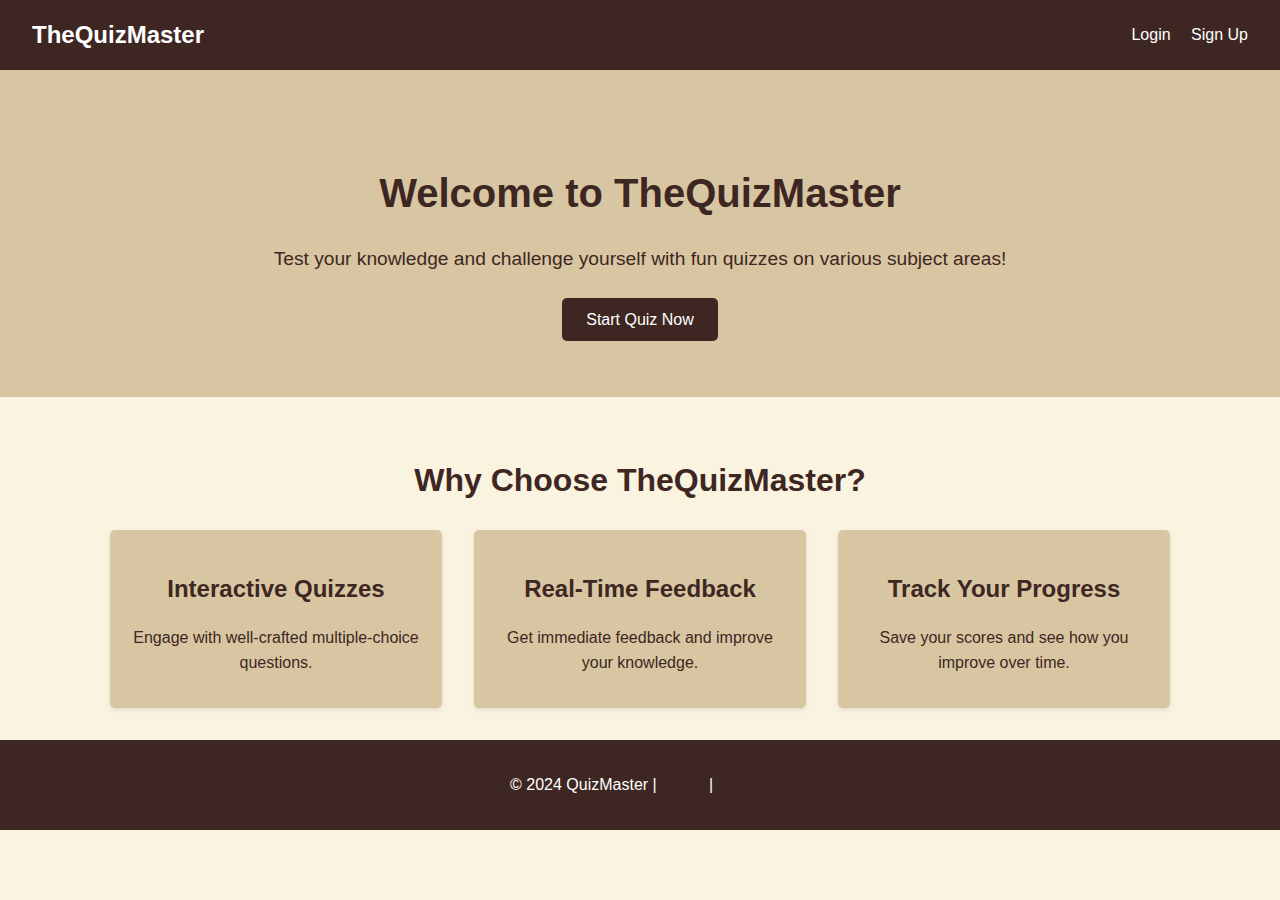
<file: index.html>
<!DOCTYPE html>
<html lang="en">
<head>
  <meta charset="UTF-8">
  <meta name="viewport" content="width=device-width, initial-scale=1.0">
  <title>Quiz Application</title>
  <link rel="stylesheet" href="styles.css">
</head>
<body>
  <header>
    <div class="logo">TheQuizMaster</div>
    <nav>
      <a href="login.html">Login</a>
      <a href="signup.html">Sign Up</a>
    </nav>
  </header>

  <main>
    <section class="hero">
      <h1>Welcome to TheQuizMaster</h1>
      <p>Test your knowledge and challenge yourself with fun quizzes on various subject areas!</p>
      <a href="login.html" class="btn">Start Quiz Now</a>
    </section>

    <section class="features">
      <h2>Why Choose TheQuizMaster?</h2>
      <div class="feature-list">
        <div class="feature-item">
          <h3>Interactive Quizzes</h3>
          <p>Engage with well-crafted multiple-choice questions.</p>
        </div>
        <div class="feature-item">
          <h3>Real-Time Feedback</h3>
          <p>Get immediate feedback and improve your knowledge.</p>
        </div>
        <div class="feature-item">
          <h3>Track Your Progress</h3>
          <p>Save your scores and see how you improve over time.</p>
        </div>
      </div>
    </section>
  </main>

  <footer>
    <p>&copy; 2024 QuizMaster | <a href="#">Terms</a> | <a href="#">Privacy</a></p>
  </footer>
</body>
</html>
</file>
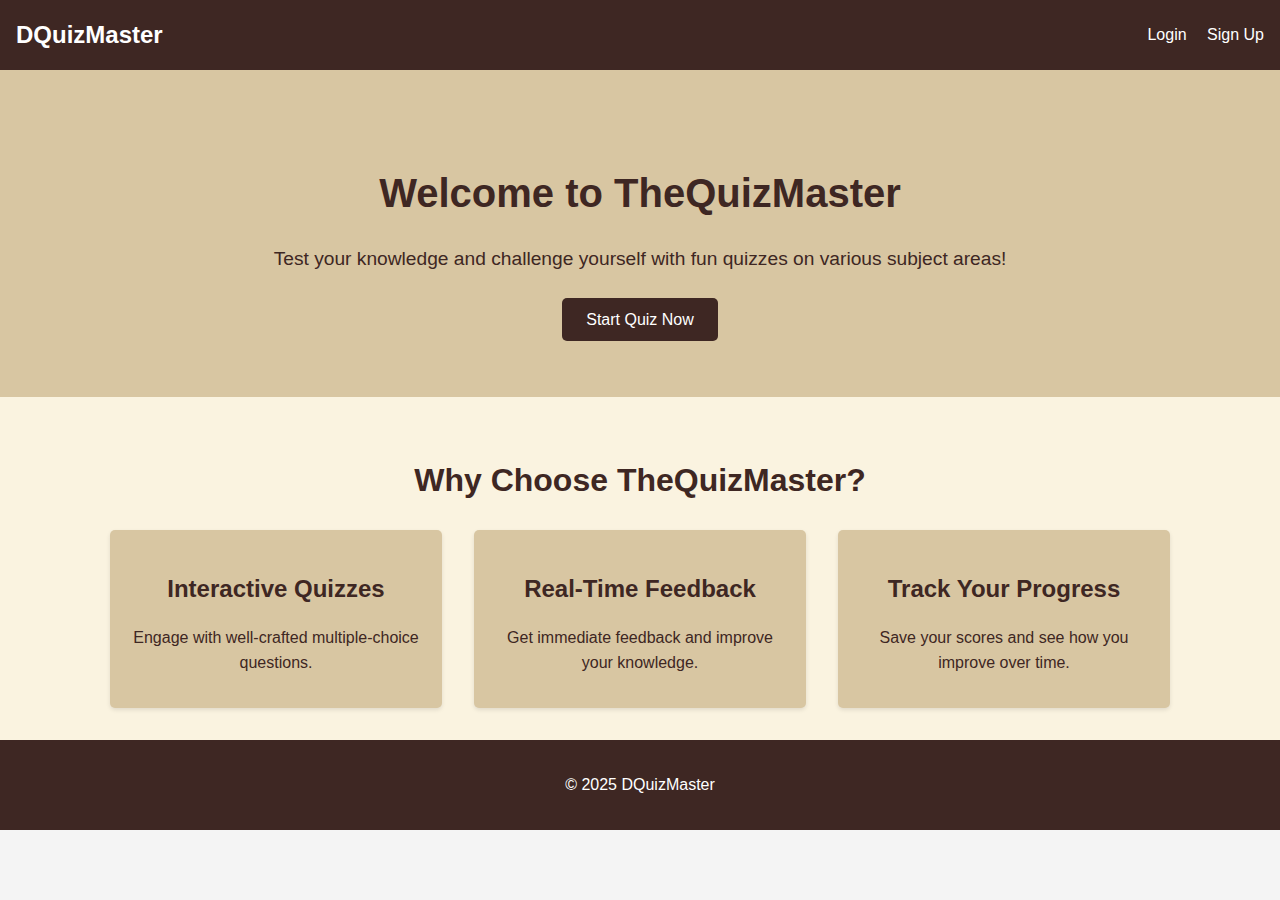
<file: frontend/templates/index.html>
<!DOCTYPE html>
<html lang="en">
<head>
  <meta charset="UTF-8">
  <meta name="viewport" content="width=device-width, initial-scale=1.0">
  <title>Quiz Application</title>
  <link rel="stylesheet" href="../static/css/styles.css">
</head>
<body>
  <header>
    <div class="logo">DQuizMaster</div>
    <nav>
      <a href="login.html">Login</a>
      <a href="signup.html">Sign Up</a>
    </nav>
  </header>

  <main>
    <section class="hero">
      <h1>Welcome to TheQuizMaster</h1>
      <p>Test your knowledge and challenge yourself with fun quizzes on various subject areas!</p>
      <a href="login.html" class="btn">Start Quiz Now</a>
    </section>

    <section class="features">
      <h2>Why Choose TheQuizMaster?</h2>
      <div class="feature-list">
        <div class="feature-item">
          <h3>Interactive Quizzes</h3>
          <p>Engage with well-crafted multiple-choice questions.</p>
        </div>
        <div class="feature-item">
          <h3>Real-Time Feedback</h3>
          <p>Get immediate feedback and improve your knowledge.</p>
        </div>
        <div class="feature-item">
          <h3>Track Your Progress</h3>
          <p>Save your scores and see how you improve over time.</p>
        </div>
      </div>
    </section>
  </main>

  <footer>
    <p>&copy; 2025 DQuizMaster </a></p>
  </footer>
</body>
</html>
</file>
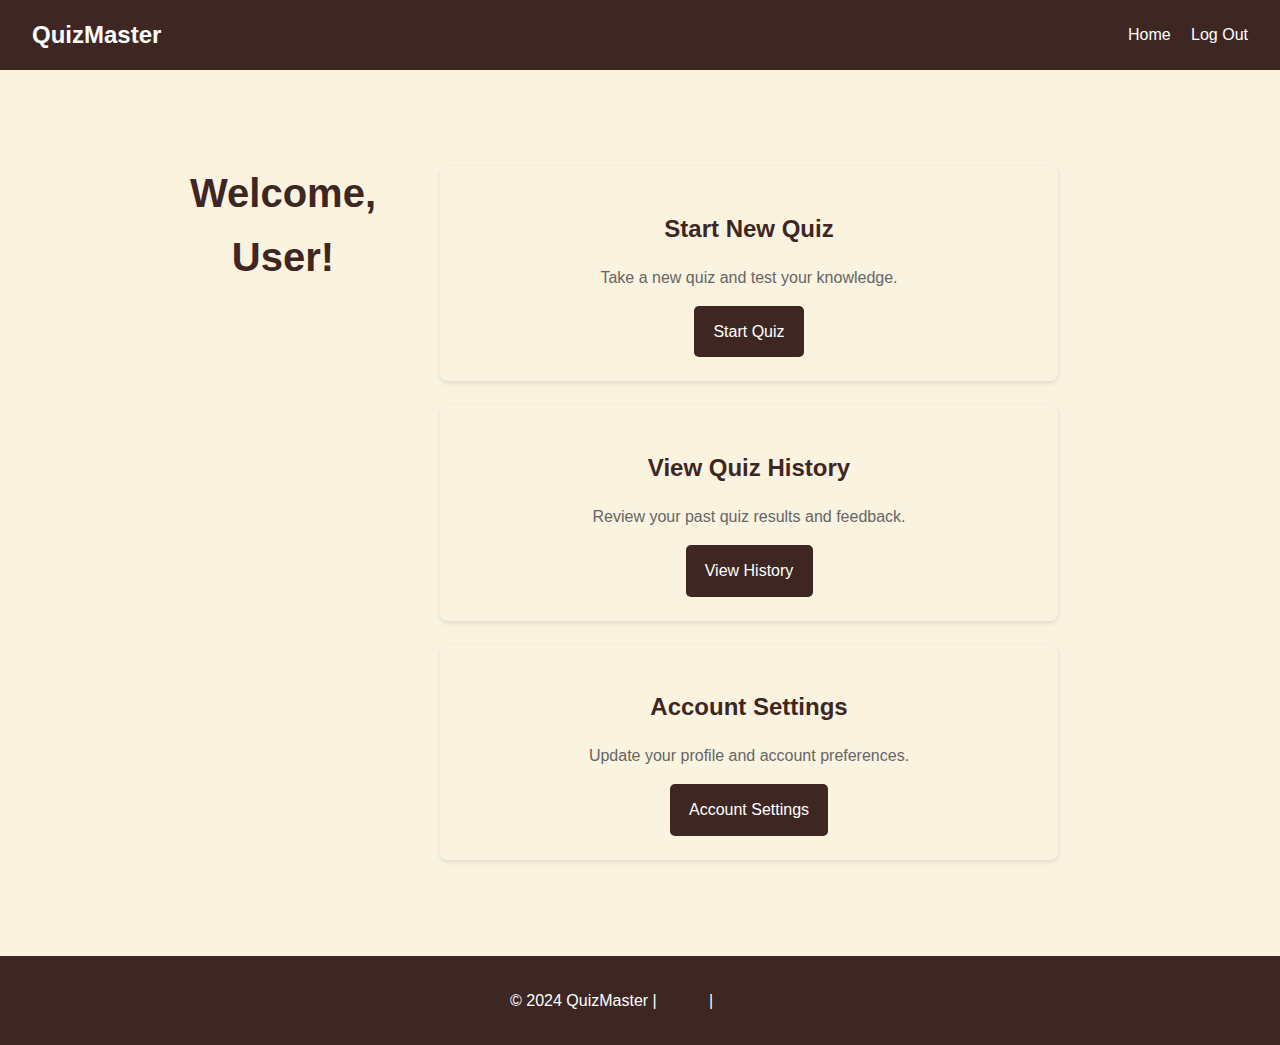
<file: dashboard.html>
<!DOCTYPE html>
<html lang="en">
<head>
  <meta charset="UTF-8">
  <meta name="viewport" content="width=device-width, initial-scale=1.0">
  <title>Dashboard - Quiz Application</title>
  <link rel="stylesheet" href="styles.css">
</head>
<body>
  <header>
    <div class="logo">QuizMaster</div>
    <nav>
      <a href="index.html">Home</a>
      <a href="#" id="logout">Log Out</a>
    </nav>
  </header>

  <main>
    <section class="dashboard">
      <h1>Welcome, <span id="username">User</span>!</h1>
      <div class="features">
        <div class="feature">
          <h2>Start New Quiz</h2>
          <p>Take a new quiz and test your knowledge.</p>
          <a href="quiz.html" class="btn">Start Quiz</a>
        </div>
        <div class="feature">
          <h2>View Quiz History</h2>
          <p>Review your past quiz results and feedback.</p>
          <a href="history.html" class="btn">View History</a>
        </div>
        <div class="feature">
          <h2>Account Settings</h2>
          <p>Update your profile and account preferences.</p>
          <a href="settings.html" class="btn">Account Settings</a>
        </div>
      </div>
    </section>
  </main>

  <footer>
    <p>&copy; 2024 QuizMaster | <a href="#">Terms</a> | <a href="#">Privacy</a></p>
  </footer>

  <script src="script.js"></script>
</body>
</html>
</file>
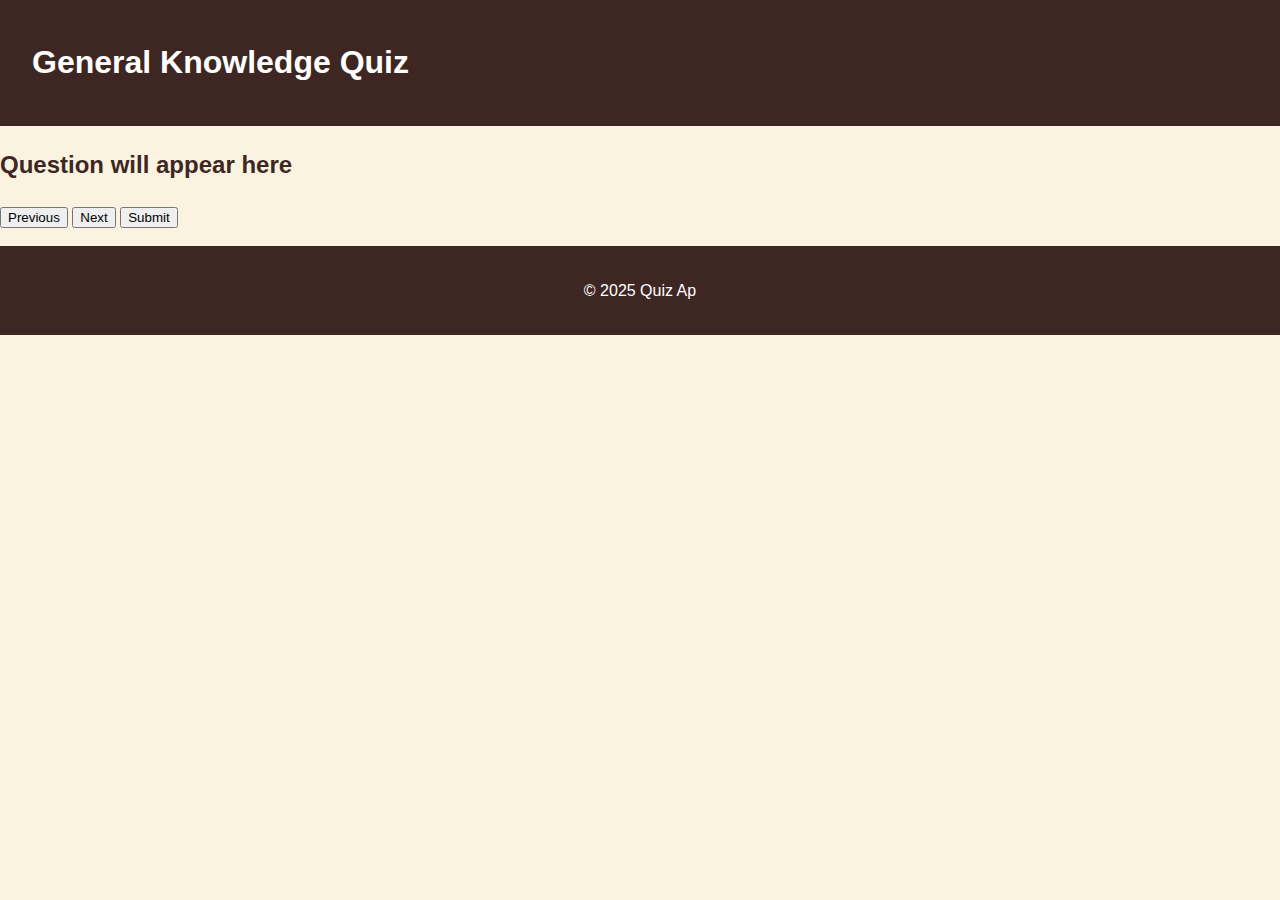
<file: generalknowledge.html>
<!DOCTYPE html>
<html lang="en">
<head>
    <meta charset="UTF-8">
    <meta name="viewport" content="width=device-width, initial-scale=1.0">
    <title>General Knowledge Quiz</title>
    <link rel="stylesheet" href="styles.css">
</head>
<body>
    <header class="quiz-header">
        <h1>General Knowledge Quiz</h1>
    </header>

    <main class="quiz-page">
        <div class="quiz-container">
            <div id="question-container">
                <h2 id="question">Question will appear here</h2>
                <ul id="options">
                    <!-- Options will be dynamically added here -->
                </ul>
            </div>

            <div class="quiz-navigation">
                <button id="prev-btn" class="btn">Previous</button>
                <button id="next-btn" class="btn">Next</button>
                <button id="submit-btn" class="btn">Submit</button>
            </div>

            <p id="feedback" class="hidden"></p>
        </div>
    </main>

    <footer class="quiz-footer">
        <p>&copy; 2025 Quiz Ap
</file>
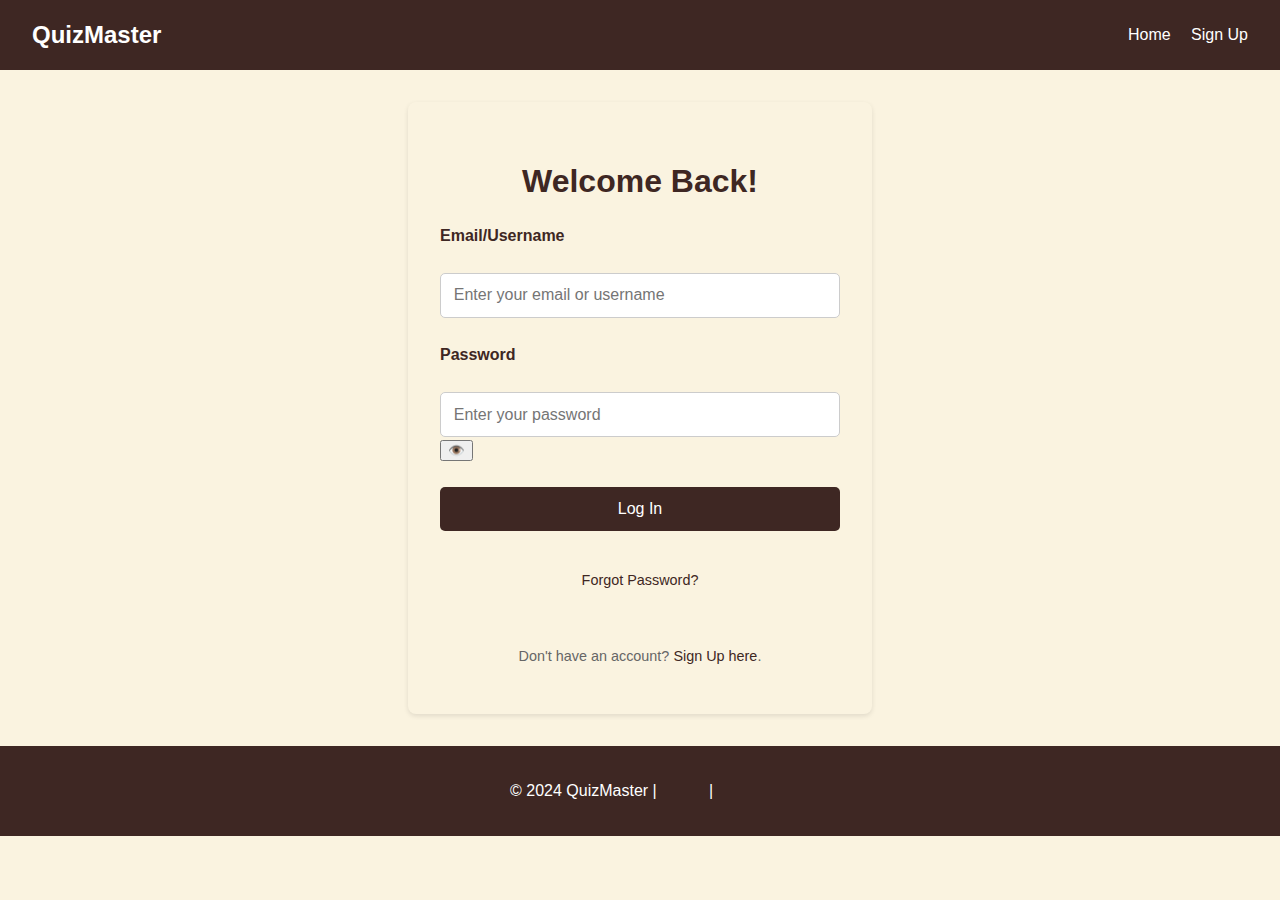
<file: login.html>
<!DOCTYPE html>
<html lang="en">
<head>
  <meta charset="UTF-8">
  <meta name="viewport" content="width=device-width, initial-scale=1.0">
  <title>Login - Quiz Application</title>
  <link rel="stylesheet" href="styles.css">
</head>
<body>
  <header>
    <div class="logo">QuizMaster</div>
    <nav>
      <a href="index.html">Home</a>
      <a href="signup.html">Sign Up</a>
    </nav>
  </header>

  <main>
    <section class="login">
      <h1>Welcome Back!</h1>
      <form id="login-form" class="login-form">
        <label for="email">Email/Username</label>
        <input type="text" id="email" name="email" placeholder="Enter your email or username" required>

        <label for="password">Password</label>
        <div class="password-container">
          <input type="password" id="password" name="password" placeholder="Enter your password" required>
          <button type="button" id="toggle-password" aria-label="Show Password">👁️</button>
        </div>

        <button type="submit" class="btn">Log In</button>
        <p><a href="#">Forgot Password?</a></p>
        <p>Don't have an account? <a href="signup.html">Sign Up here</a>.</p>
      </form>
    </section>
  </main>

  <footer>
    <p>&copy; 2024 QuizMaster | <a href="#">Terms</a> | <a href="#">Privacy</a></p>
  </footer>

  <script src="script.js"></script>
</body>
</html>
</file>
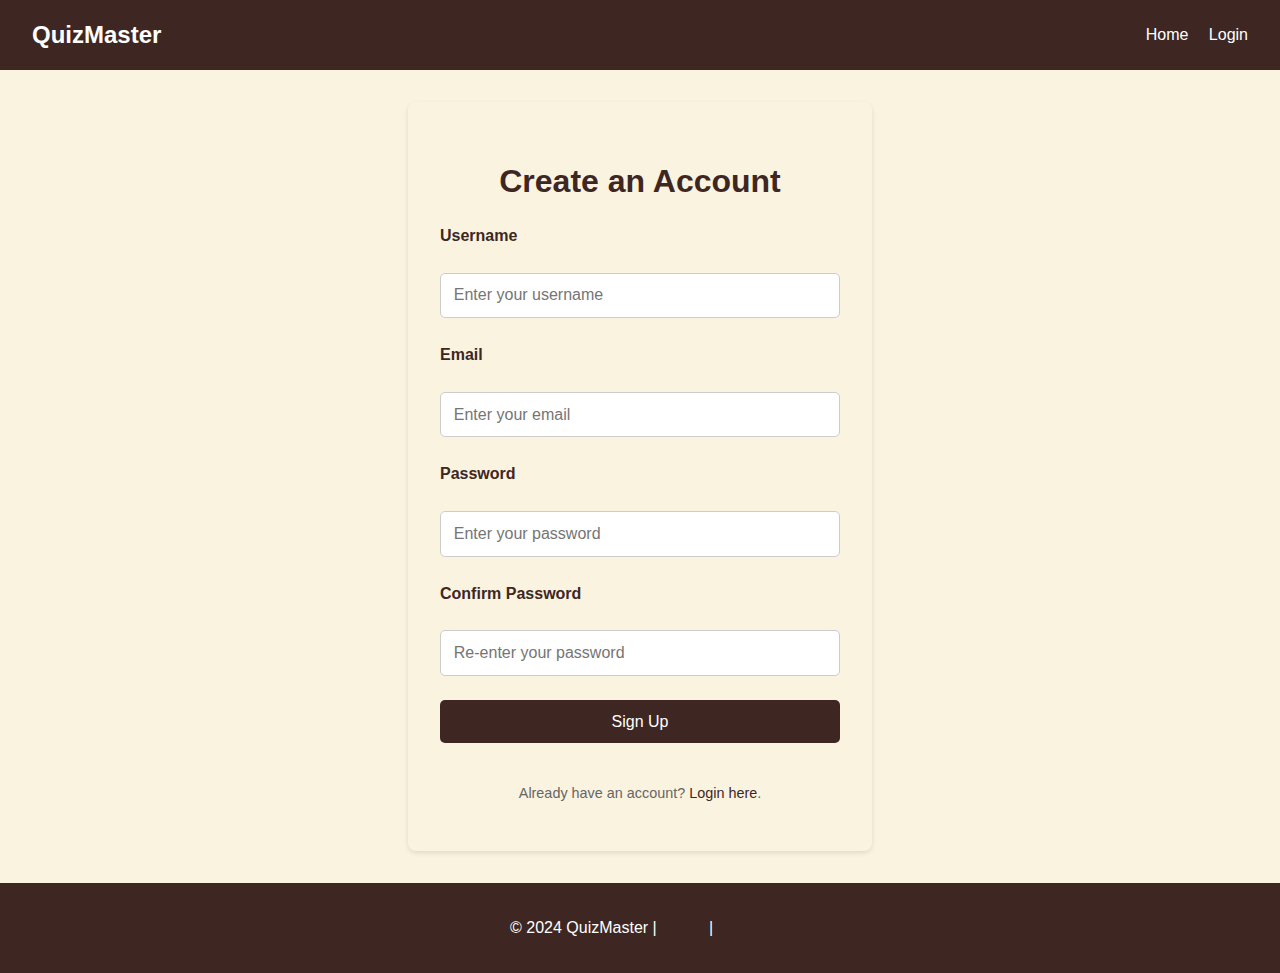
<file: signup.html>
<!DOCTYPE html>
<html lang="en">
<head>
  <meta charset="UTF-8">
  <meta name="viewport" content="width=device-width, initial-scale=1.0">
  <title>Sign Up - Quiz Application</title>
  <link rel="stylesheet" href="styles.css">
</head>
<body>
  <header>
    <div class="logo">QuizMaster</div>
    <nav>
      <a href="index.html">Home</a>
      <a href="login.html">Login</a>
    </nav>
  </header>

  <main>
    <section class="signup">
      <h1>Create an Account</h1>
      <form action="#" method="POST" class="signup-form">
        <label for="username">Username</label>
        <input type="text" id="username" name="username" placeholder="Enter your username" required>

        <label for="email">Email</label>
        <input type="email" id="email" name="email" placeholder="Enter your email" required>

        <label for="password">Password</label>
        <input type="password" id="password" name="password" placeholder="Enter your password" required>

        <label for="confirm-password">Confirm Password</label>
        <input type="password" id="confirm-password" name="confirm-password" placeholder="Re-enter your password" required>

        <button type="submit" class="btn">Sign Up</button>
        <p>Already have an account? <a href="login.html">Login here</a>.</p>
      </form>
    </section>
  </main>

  <footer>
    <p>&copy; 2024 QuizMaster | <a href="#">Terms</a> | <a href="#">Privacy</a></p>
  </footer>
</body>
</html>
</file>
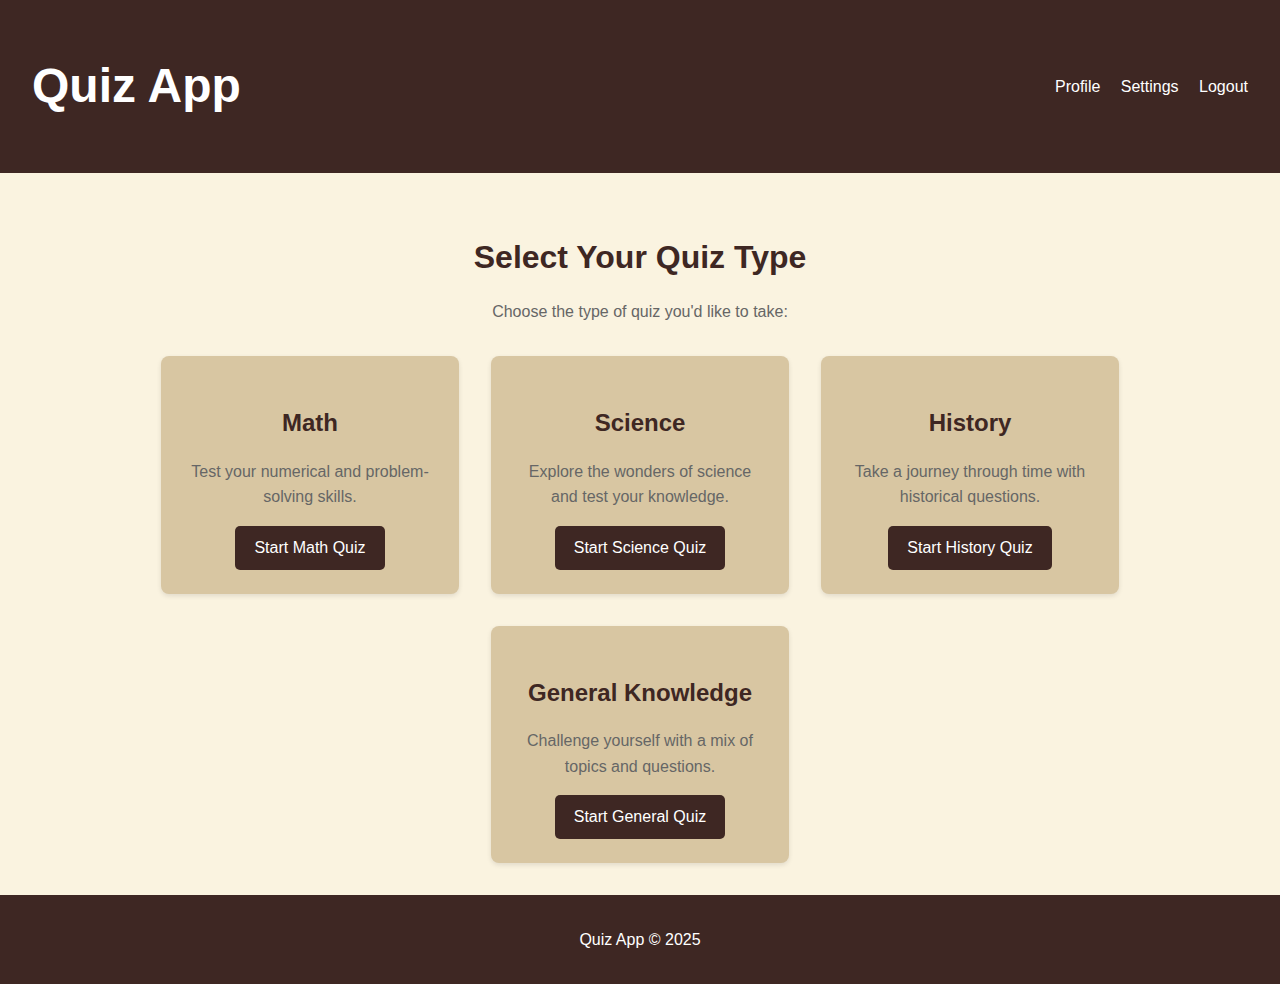
<file: startquiz.html>
<!DOCTYPE html>
<html lang="en">
<head>
    <meta charset="UTF-8">
    <meta name="viewport" content="width=device-width, initial-scale=1.0">
    <title>Select Quiz Type</title>
    <link rel="stylesheet" href="styles.css">
</head>
<body>
    <header>
        <div class="logo">
            <h1>Quiz App</h1>
        </div>
        <nav>
            <a href="/profile">Profile</a>
            <a href="/settings">Settings</a>
            <a href="/logout">Logout</a>
        </nav>
    </header>

    <div class="quiz-type-selection">
        <h2>Select Your Quiz Type</h2>
        <p>Choose the type of quiz you'd like to take:</p>
        <div class="quiz-options">
            <div class="quiz-card">
                <h3>Math</h3>
                <p>Test your numerical and problem-solving skills.</p>
                <button onclick="window.location.href='/quiz/math'">Start Math Quiz</button>
            </div>
            <div class="quiz-card">
                <h3>Science</h3>
                <p>Explore the wonders of science and test your knowledge.</p>
                <button onclick="window.location.href='/quiz/science'">Start Science Quiz</button>
            </div>
            <div class="quiz-card">
                <h3>History</h3>
                <p>Take a journey through time with historical questions.</p>
                <button onclick="window.location.href='/quiz/history'">Start History Quiz</button>
            </div>
            <div class="quiz-card">
                <h3>General Knowledge</h3>
                <p>Challenge yourself with a mix of topics and questions.</p>
                <button onclick="window.location.href='/quiz/general'">Start General Quiz</button>
            </div>
        </div>
    </div>

    <footer>
        <p>Quiz App &copy; 2025</p>
    </footer>
</body>
</html>
</file>
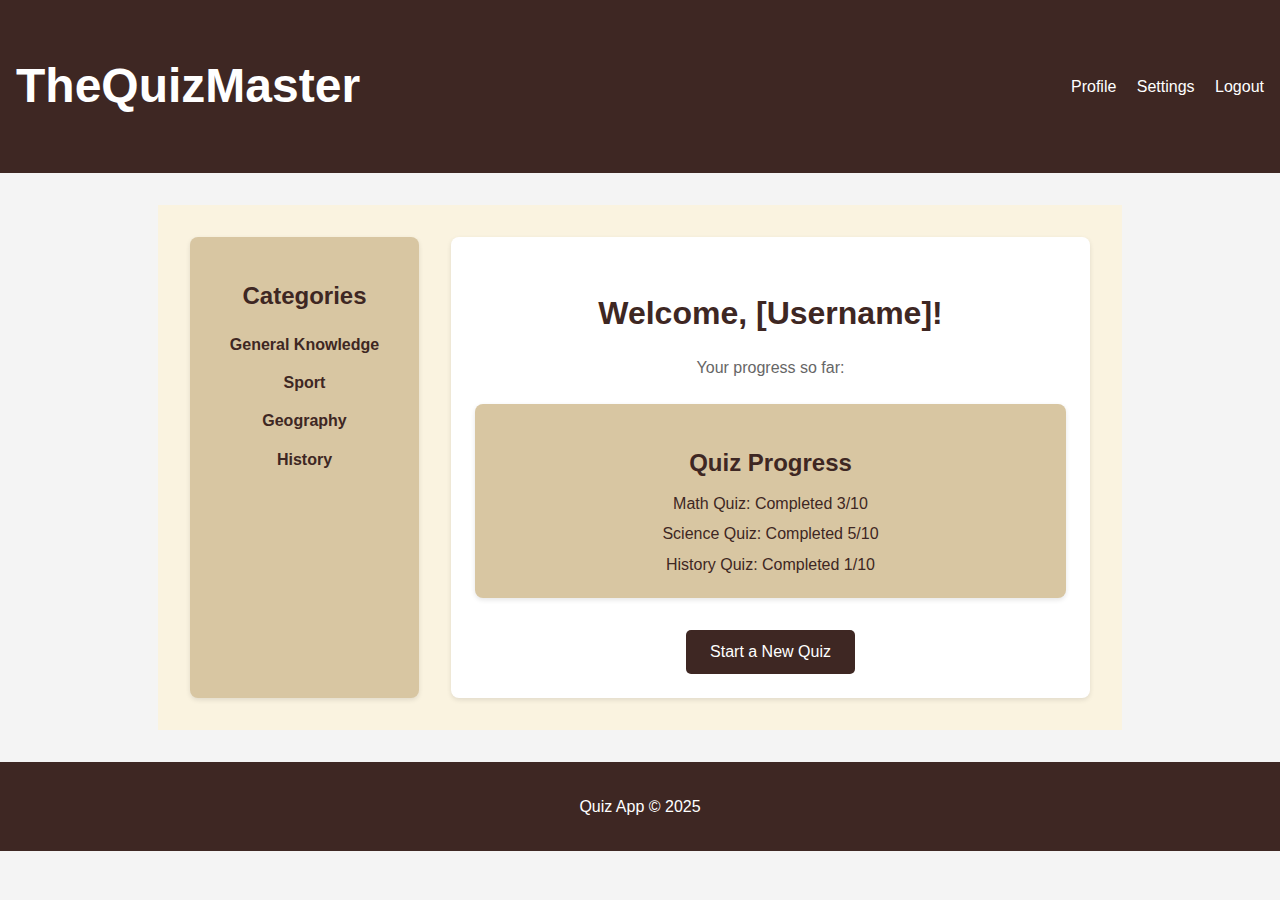
<file: frontend/templates/dashboard.html>
<!DOCTYPE html>
<html lang="en">
<head>
    <meta charset="UTF-8">
    <meta name="viewport" content="width=device-width, initial-scale=1.0">
    <title>Quiz Dashboard</title>
    <link rel="stylesheet" href="../static/css/styles.css">
</head>
<body>
    <header>
        <div class="logo">
            <h1>TheQuizMaster</h1>
        </div>
        <nav>
            <a href="/profile">Profile</a>
            <a href="/settings">Settings</a>
            <a href="/logout">Logout</a>
        </nav>
    </header>

    <div class="dashboard">
        <div class="sidebar">
            <h3>Categories</h3>
            <ul>
                <li><a href="/quiz/general">General Knowledge</a></li>
                <li><a href="/quiz/Sports">Sport</a></li>
                <li><a href="/quiz/geograpy">Geography</a></li>
                <li><a href="/quiz/history">History</a></li>
            </ul>
        </div>

        <div class="main-content">
            <h2>Welcome, [Username]!</h2>
            <p>Your progress so far:</p>
            <div class="progress-card">
                <h3>Quiz Progress</h3>
                <p>Math Quiz: Completed 3/10</p>
                <p>Science Quiz: Completed 5/10</p>
                <p>History Quiz: Completed 1/10</p>
            </div>

            <div class="quiz-button">
                <button onclick="window.location.href='/quiz/start'">Start a New Quiz</button>
            </div>
        </div>
    </div>

    <footer>
        <p>Quiz App &copy; 2025</p>
    </footer>

    <script src="../static/js/script.js"></script>
</body>
</html>
</file>
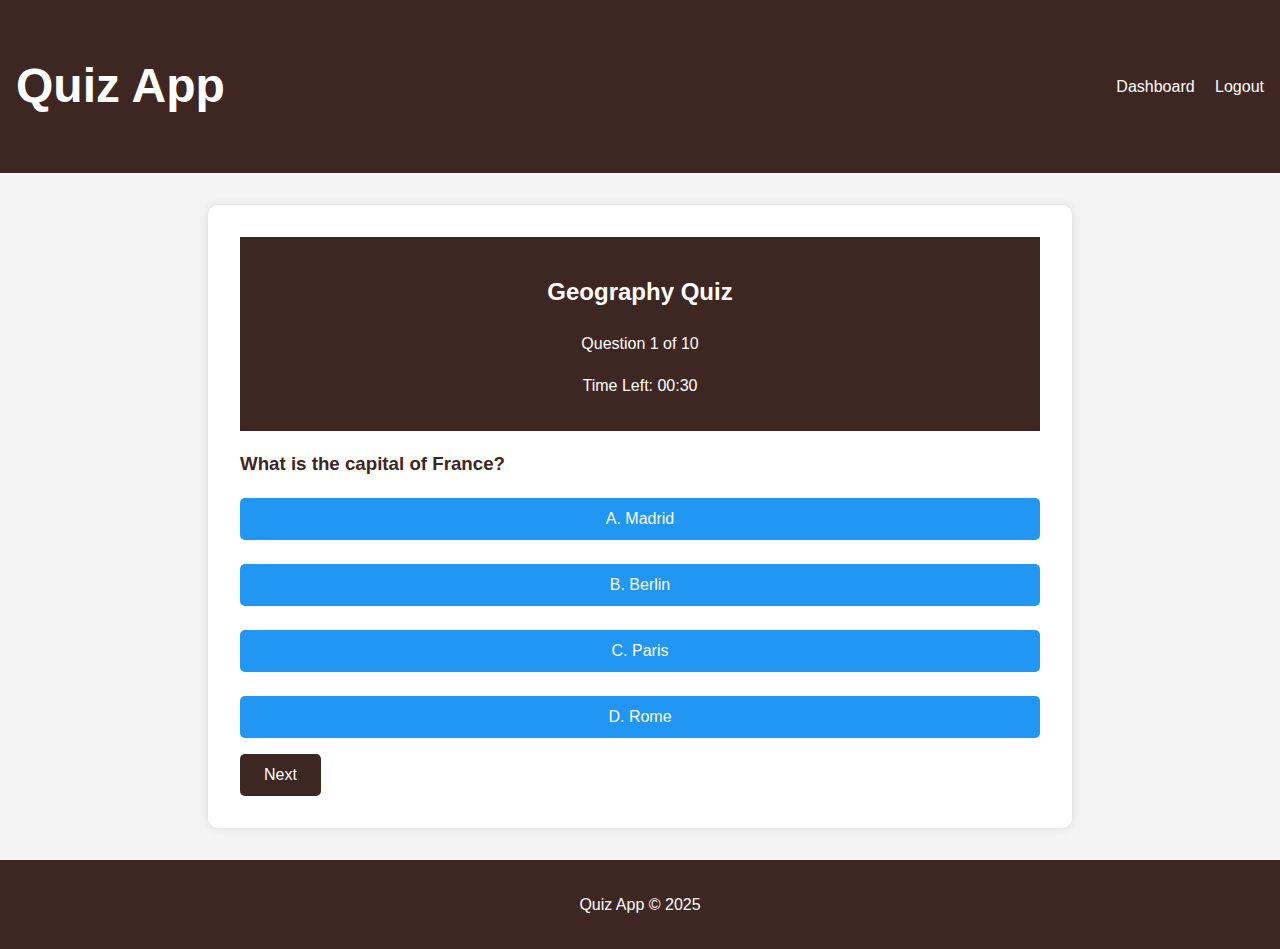
<file: frontend/templates/generalknowledge.html>
<!DOCTYPE html>
<html lang="en">
<head>
    <meta charset="UTF-8">
    <meta name="viewport" content="width=device-width, initial-scale=1.0">
    <title>Quiz Session</title>
    <link rel="stylesheet" href="../static/css/styles.css">
</head>
<body>
    <header>
        <div class="logo">
            <h1>Quiz App</h1>
        </div>
        <nav>
            <a href="/dashboard">Dashboard</a>
            <a href="/logout">Logout</a>
        </nav>
    </header>

    <div class="quiz-container">
        <div class="quiz-header">
            <h2>Geography Quiz</h2>
            <p>Question <span id="current-question">1</span> of 10</p>
            <p>Time Left: <span id="timer">00:30</span></p>
        </div>

        <div class="quiz-question">
            <h3>What is the capital of France?</h3>
        </div>

        <div class="quiz-options">
            <button class="option">A. Madrid</button>
            <button class="option">B. Berlin</button>
            <button class="option">C. Paris</button>
            <button class="option">D. Rome</button>
        </div>

        <div class="quiz-navigation">
            <button class="btn" id="next-btn">Next</button>
        </div>
    </div>

    <footer>
        <p>Quiz App &copy; 2025</p>
    </footer>

    <script src="../static/js/quiz.js"></script>
</body>
</file>
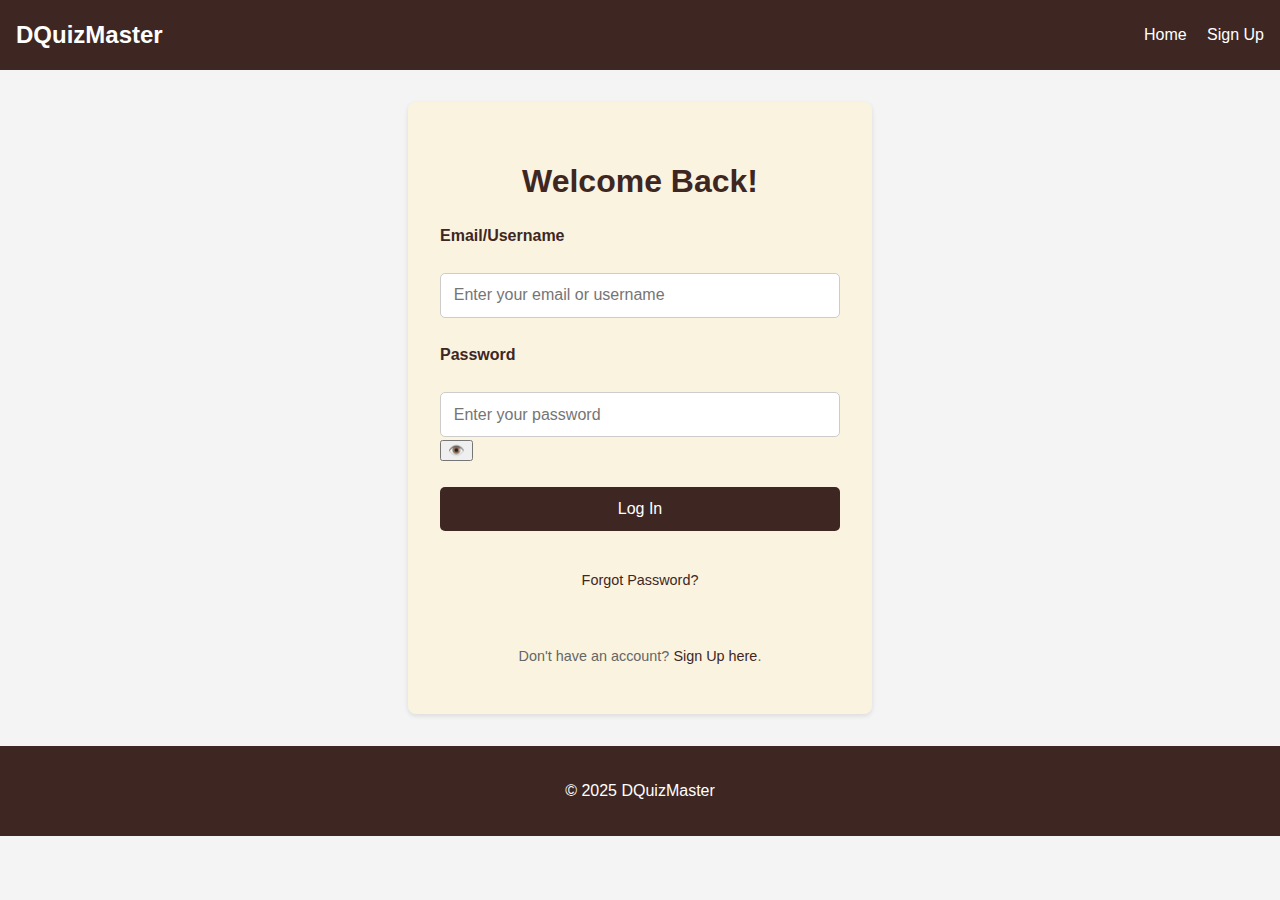
<file: frontend/templates/login.html>
<!DOCTYPE html>
<html lang="en">
<head>
  <meta charset="UTF-8">
  <meta name="viewport" content="width=device-width, initial-scale=1.0">
  <title>Login - Quiz Application</title>
  <link rel="stylesheet" href="../static/css/styles.css">
</head>
<body>
  <header>
    <div class="logo">DQuizMaster</div>
    <nav>
      <a href="index.html">Home</a>
      <a href="signup.html">Sign Up</a>
    </nav>
  </header>

  <main>
    <section class="login">
      <h1>Welcome Back!</h1>
      <form id="login-form" class="login-form" action="/dashboard" method="POST">
        <label for="email">Email/Username</label>
        <input type="text" id="email" name="email" placeholder="Enter your email or username" required>

        <label for="password">Password</label>
        <div class="password-container">
          <input type="password" id="password" name="password" placeholder="Enter your password" required>
          <button type="button" id="toggle-password" aria-label="Show Password">👁️</button>
        </div>

        <button type="submit" class="btn">Log In</button>
        <p><a href="#">Forgot Password?</a></p>
        <p>Don't have an account? <a href="signup.html">Sign Up here</a>.</p>
      </form>
    </section>
  </main>

  <footer>
    <p>&copy; 2025 DQuizMaster</p>
  </footer>

  <!-- <script src="../static/js/script.js"></script> -->
</body>
</html>
</file>
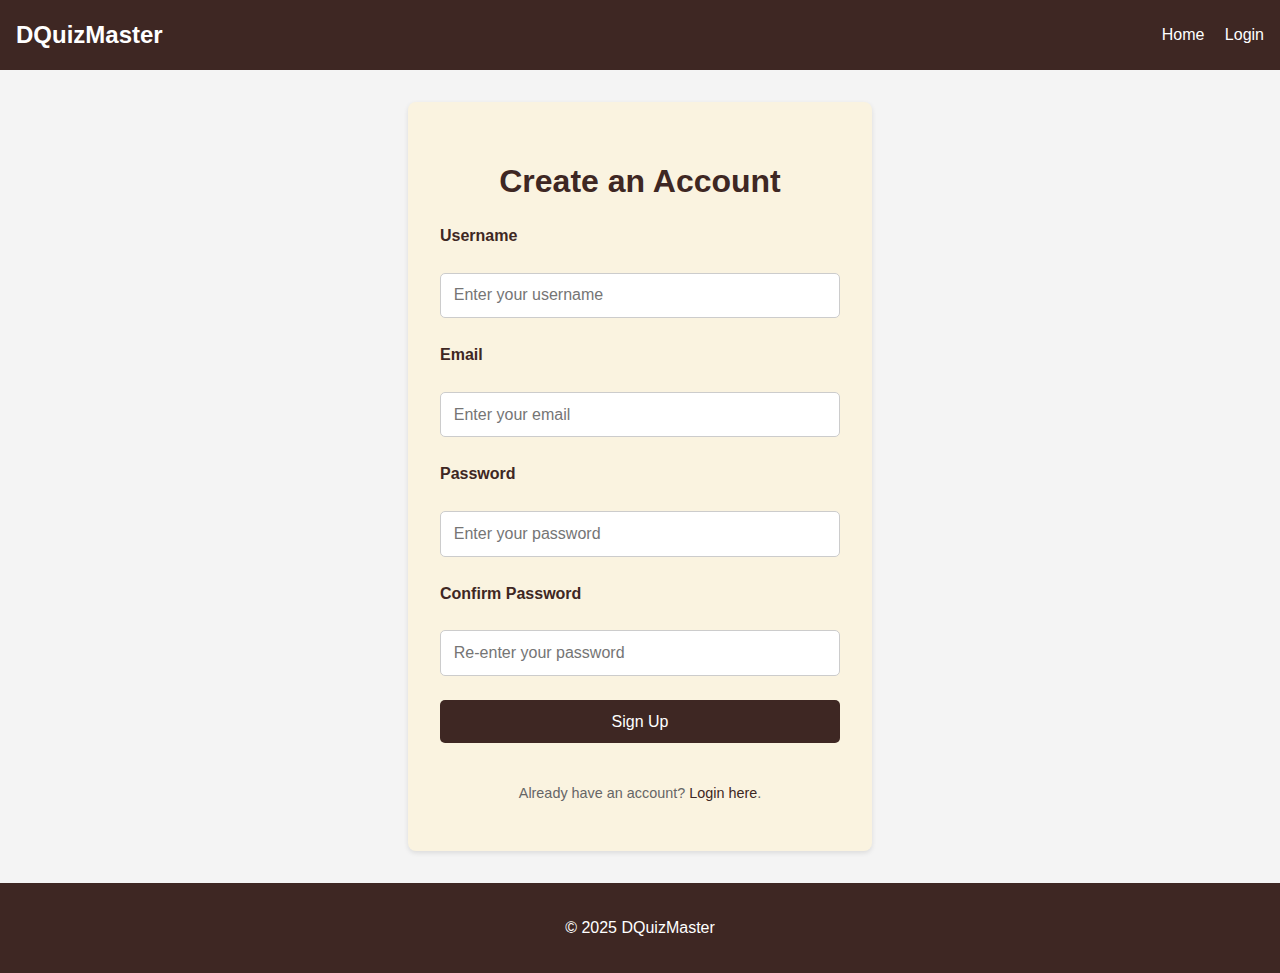
<file: frontend/templates/signup.html>
<!DOCTYPE html>
<html lang="en">
<head>
  <meta charset="UTF-8">
  <meta name="viewport" content="width=device-width, initial-scale=1.0">
  <title>Sign Up - Quiz Application</title>
  <link rel="stylesheet" href="../static/css/styles.css">
</head>
<body>
  <header>
    <div class="logo">DQuizMaster</div>
    <nav>
      <a href="index.html">Home</a>
      <a href="login.html">Login</a>
    </nav>
  </header>

  <main>
    <section class="signup">
      <h1>Create an Account</h1>
      <form action="/login" method="POST" class="signup-form">
        <label for="username">Username</label>
        <input type="text" id="username" name="username" placeholder="Enter your username" required>

        <label for="email">Email</label>
        <input type="email" id="email" name="email" placeholder="Enter your email" required>

        <label for="password">Password</label>
        <input type="password" id="password" name="password" placeholder="Enter your password" required>

        <label for="confirm-password">Confirm Password</label>
        <input type="password" id="confirm-password" name="confirm-password" placeholder="Re-enter your password" required>

        <button type="submit" class="btn">Sign Up</button>
        <p>Already have an account? <a href="login.html">Login here</a>.</p>
      </form>
    </section>
  </main>

  <footer>
    <p>&copy; 2025 DQuizMaster</p>
  </footer>
</body>
</html>
</file>
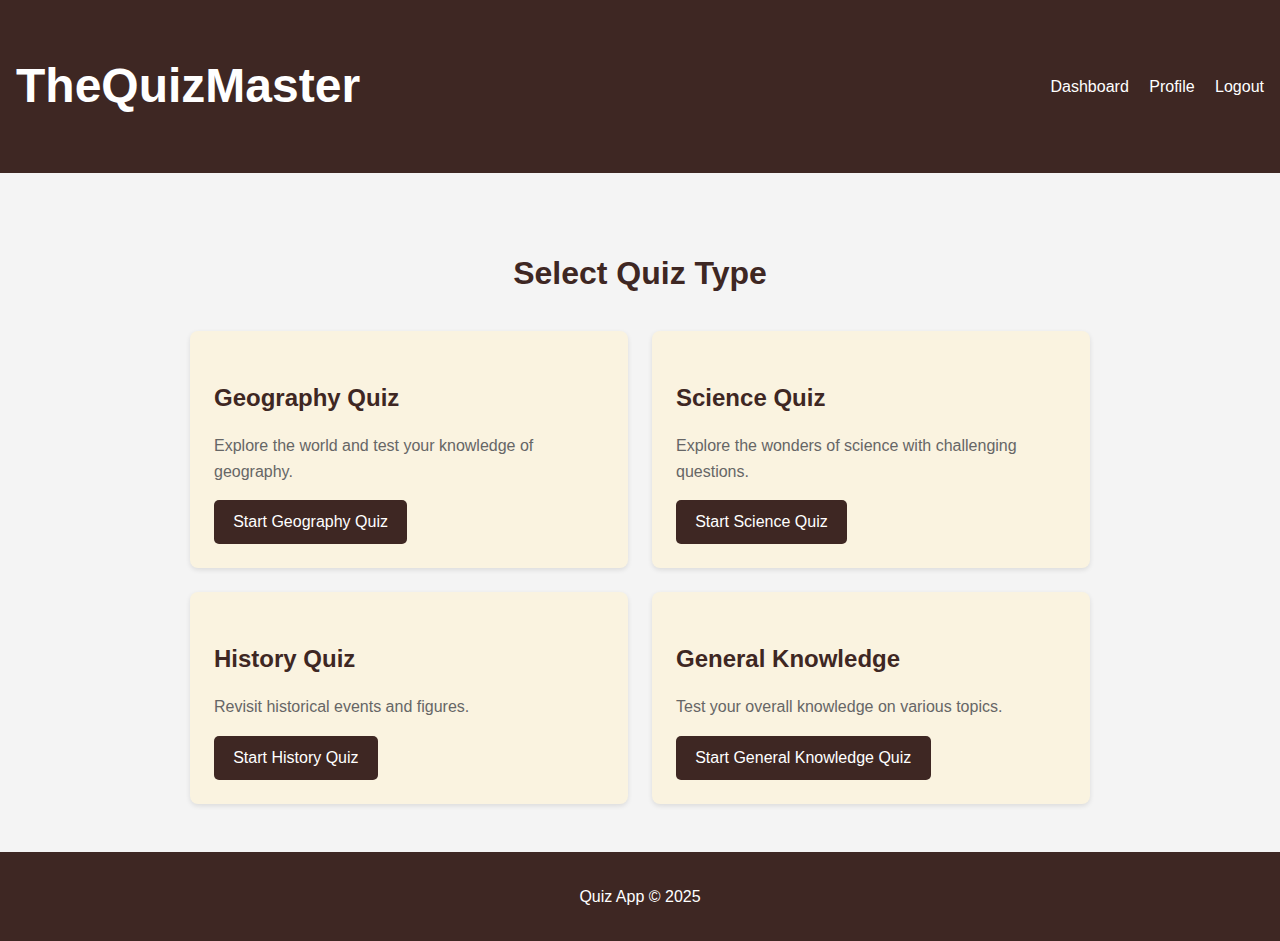
<file: frontend/templates/startquiz.html>
<!DOCTYPE html>
<html lang="en">
<head>
    <meta charset="UTF-8">
    <meta name="viewport" content="width=device-width, initial-scale=1.0">
    <title>Select Quiz Type</title>
    <link rel="stylesheet" href="../static/css/styles.css">
</head>
<body>
    <header>
        <div class="logo">
            <h1>TheQuizMaster</h1>
        </div>
        <nav>
            <a href="/dashboard">Dashboard</a>
            <a href="/profile">Profile</a>
            <a href="/logout">Logout</a>
        </nav>
    </header>

    <div class="quiz-type-selection">
        <h2>Select Quiz Type</h2>
        <div class="quiz-options">
            <div class="quiz-option">
                <h3>Geography Quiz</h3>
                <p>Explore the world and test your knowledge of geography.</p>
                <button onclick="window.location.href='/quiz/geography'">Start Geography Quiz</button>
            </div>
            <div class="quiz-option">
                <h3>Science Quiz</h3>
                <p>Explore the wonders of science with challenging questions.</p>
                <button onclick="window.location.href='/quiz/science'">Start Science Quiz</button>
            </div>
            <div class="quiz-option">
                <h3>History Quiz</h3>
                <p>Revisit historical events and figures.</p>
                <button onclick="window.location.href='/quiz/history'">Start History Quiz</button>
            </div>
            <div class="quiz-option">
                <h3>General Knowledge</h3>
                <p>Test your overall knowledge on various topics.</p>
                <button onclick="window.location.href='/quiz/general'">Start General Knowledge Quiz</button>
            </div>
        </div>
    </div>

    <footer>
        <p>Quiz App &copy; 2025</p>
    </footer>

    <script src="../static/js/script.js"></script>
</body>
</html>
</file>
<file: styles.css>
/* General Styles */
body {
  font-family: 'Arial', sans-serif;
  margin: 0;
  padding: 0;
  line-height: 1.6;
  color: #3E2723; /* Chocolate Brown */
  background-color: #FAF3E0; /* Light Cream/Beige */
}

a {
  text-decoration: none;
  color: #3E2723; /* Chocolate Brown */
}

a:hover {
  text-decoration: underline;
}

header {
  display: flex;
  justify-content: space-between;
  align-items: center;
  padding: 1rem 2rem;
  background: #3E2723; /* Chocolate Brown */
  color: white;
}

header .logo {
  font-size: 1.5rem;
  font-weight: bold;
}

nav a {
  margin-left: 1rem;
  color: white;
}

.hero {
  text-align: center;
  padding: 4rem 2rem;
  background: #D8C6A2; /* Soft Beige Accent */
  color: #3E2723; /* Chocolate Brown */
}

.hero h1 {
  font-size: 2.5rem;
  margin-bottom: 1rem;
}

.hero p {
  font-size: 1.2rem;
  margin-bottom: 2rem;
}

.hero .btn {
  padding: 0.8rem 1.5rem;
  background: #3E2723; /* Chocolate Brown */
  color: white;
  border: none;
  border-radius: 5px;
  font-size: 1rem;
  cursor: pointer;
}

.hero .btn:hover {
  background: #5E3D2E; /* Slightly lighter chocolate brown */
}

.features {
  padding: 2rem;
  text-align: center;
  background: #FAF3E0; /* Light Cream/Beige */
}

.features h2 {
  font-size: 2rem;
  margin-bottom: 1.5rem;
  color: #3E2723; /* Chocolate Brown */
}

.feature-list {
  display: flex;
  justify-content: center;
  gap: 2rem;
  flex-wrap: wrap;
}

.feature-item {
  background: #D8C6A2; /* Soft Beige Accent */
  padding: 1rem;
  border-radius: 5px;
  box-shadow: 0 2px 4px rgba(0, 0, 0, 0.1);
  width: 300px;
}

.feature-item h3 {
  font-size: 1.5rem;
  color: #3E2723; /* Chocolate Brown */
  margin-bottom: 0.5rem;
}

footer {
  text-align: center;
  padding: 1rem;
  background: #3E2723; /* Chocolate Brown */
  color: white;
}

/* Sign-Up and Login Pages */
.signup, .login {
  max-width: 400px;
  margin: 2rem auto;
  padding: 2rem;
  background: #FAF3E0; /* Light Cream/Beige */
  border-radius: 8px;
  box-shadow: 0 2px 5px rgba(0, 0, 0, 0.1);
}

.signup h1, .login h1 {
  font-size: 2rem;
  margin-bottom: 1rem;
  color: #3E2723; /* Chocolate Brown */
  text-align: center;
}

.signup-form, .login-form {
  display: flex;
  flex-direction: column;
  gap: 1.5rem;
}

.signup-form label, .login-form label {
  font-size: 1rem;
  font-weight: bold;
  color: #3E2723; /* Chocolate Brown */
}

.signup-form input, .login-form input {
  padding: 0.8rem;
  font-size: 1rem;
  border: 1px solid #ccc;
  border-radius: 5px;
  width: 100%;
  box-sizing: border-box;
}

.signup-form input:focus, .login-form input:focus {
  outline: none;
  border-color: #3E2723; /* Chocolate Brown */
}

.signup-form .btn, .login-form .btn {
  padding: 0.8rem;
  background: #3E2723; /* Chocolate Brown */
  color: white;
  border: none;
  border-radius: 5px;
  cursor: pointer;
  font-size: 1rem;
}

.signup-form .btn:hover, .login-form .btn:hover {
  background: #5E3D2E; /* Slightly lighter chocolate brown */
}

.signup p, .login p {
  font-size: 0.9rem;
  color: #666;
  text-align: center;
}

.signup p a, .login p a {
  color: #3E2723; /* Chocolate Brown */
}

.signup p a:hover, .login p a:hover {
  text-decoration: underline;
}

/* Dashboard Page */
.dashboard {
  max-width: 900px;
  margin: 2rem auto;
  text-align: center;
}

.dashboard h1 {
  font-size: 2.5rem;
  margin-bottom: 2rem;
  color: #3E2723; /* Chocolate Brown */
}

.dashboard .features {
  display: flex;
  flex-wrap: wrap;
  gap: 1.5rem;
  justify-content: center;
}

.dashboard .feature {
  flex: 1 1 calc(30% - 1rem);
  min-width: 250px;
  padding: 1.5rem;
  background: #FAF3E0; /* Light Cream/Beige */
  border-radius: 8px;
  box-shadow: 0 2px 5px rgba(0, 0, 0, 0.1);
}

.dashboard .feature h2 {
  font-size: 1.5rem;
  margin-bottom: 1rem;
  color: #3E2723; /* Chocolate Brown */
}

.dashboard .feature p {
  font-size: 1rem;
  color: #666;
  margin-bottom: 1rem;
}

.dashboard .btn {
  display: inline-block;
  padding: 0.8rem 1.2rem;
  background: #3E2723; /* Chocolate Brown */
  color: white;
  border: none;
  border-radius: 5px;
  text-decoration: none;
  font-size: 1rem;
  cursor: pointer;
}

.dashboard .btn:hover {
  background: #5E3D2E; /* Slightly lighter chocolate brown */
}

.error {
  color: red;
  font-size: 0.9rem;
  margin-top: 0.5rem;
  display: none; /* Hidden by default */
}

/* Dashboard Page Styles */
.dashboard {
  display: flex;
  gap: 2rem;
  padding: 2rem;
  background: #FAF3E0; /* Light Cream/Beige */
}

/* Sidebar Styles */
.sidebar {
  flex: 1;
  background: #D8C6A2; /* Soft Beige Accent */
  padding: 1rem;
  border-radius: 8px;
  box-shadow: 0 2px 5px rgba(0, 0, 0, 0.1);
}

.sidebar h3 {
  color: #3E2723; /* Chocolate Brown */
  font-size: 1.5rem;
  margin-bottom: 1rem;
}

.sidebar ul {
  list-style: none;
  padding: 0;
}

.sidebar li {
  margin-bottom: 0.8rem;
}

.sidebar a {
  text-decoration: none;
  color: #3E2723; /* Chocolate Brown */
  font-weight: bold;
}

.sidebar a:hover {
  text-decoration: underline;
  color: #5E3D2E; /* Slightly lighter chocolate brown */
}

/* Main Content Styles */
.main-content {
  flex: 3;
  background: #FFFFFF; /* White */
  padding: 1.5rem;
  border-radius: 8px;
  box-shadow: 0 2px 5px rgba(0, 0, 0, 0.1);
}

.main-content h2 {
  color: #3E2723; /* Chocolate Brown */
  font-size: 2rem;
  margin-bottom: 1rem;
}

.main-content p {
  color: #666;
  font-size: 1rem;
  margin-bottom: 1.5rem;
}

.progress-card {
  background: #D8C6A2; /* Soft Beige Accent */
  padding: 1rem;
  border-radius: 8px;
  box-shadow: 0 2px 5px rgba(0, 0, 0, 0.1);
  margin-bottom: 2rem;
}

.progress-card h3 {
  color: #3E2723; /* Chocolate Brown */
  font-size: 1.5rem;
  margin-bottom: 0.5rem;
}

.progress-card p {
  color: #3E2723; /* Chocolate Brown */
  margin: 0.3rem 0;
}

/* Button Styles */
.quiz-button button {
  background: #3E2723; /* Chocolate Brown */
  color: white;
  border: none;
  padding: 0.8rem 1.5rem;
  font-size: 1rem;
  border-radius: 5px;
  cursor: pointer;
  transition: background 0.3s ease;
}

.quiz-button button:hover {
  background: #5E3D2E; /* Slightly lighter chocolate brown */
}

/* Footer */
footer {
  text-align: center;
  padding: 1rem;
  background: #3E2723; /* Chocolate Brown */
  color: white;
}

.quiz-type-selection {
  text-align: center;
  padding: 2rem;
  background: #FAF3E0; /* Light Cream/Beige */
}

.quiz-type-selection h2 {
  font-size: 2rem;
  color: #3E2723; /* Chocolate Brown */
  margin-bottom: 1rem;
}

.quiz-type-selection p {
  font-size: 1rem;
  color: #666;
  margin-bottom: 2rem;
}

.quiz-options {
  display: flex;
  flex-wrap: wrap;
  justify-content: center;
  gap: 2rem;
}

.quiz-card {
  background: #D8C6A2; /* Soft Beige Accent */
  padding: 1.5rem;
  border-radius: 8px;
  box-shadow: 0 2px 5px rgba(0, 0, 0, 0.1);
  width: 250px;
  text-align: center;
}

.quiz-card h3 {
  font-size: 1.5rem;
  color: #3E2723; /* Chocolate Brown */
  margin-bottom: 0.5rem;
}

.quiz-card p {
  font-size: 1rem;
  color: #666;
  margin-bottom: 1rem;
}

.quiz-card button {
  padding: 0.8rem 1.2rem;
  background: #3E2723; /* Chocolate Brown */
  color: white;
  border: none;
  border-radius: 5px;
  cursor: pointer;
  font-size: 1rem;
}

.quiz-card button:hover {
  background: #5E3D2E; /* Slightly lighter chocolate brown */
}
</file>
<file: frontend/static/css/styles.css>
/* General Styles */
body {
  font-family: 'Arial', sans-serif;
  margin: 0;
  padding: 0;
  line-height: 1.6;
  color: #3E2723; /* Chocolate Brown */
  background-color: #FAF3E0; /* Light Cream/Beige */
}

a {
  text-decoration: none;
  color: #3E2723; /* Chocolate Brown */
}

a:hover {
  text-decoration: underline;
}

header {
  display: flex;
  justify-content: space-between;
  align-items: center;
  padding: 1rem 2rem;
  background: #3E2723; /* Chocolate Brown */
  color: white;
}

header .logo {
  font-size: 1.5rem;
  font-weight: bold;
}

nav a {
  margin-left: 1rem;
  color: white;
}

.hero {
  text-align: center;
  padding: 4rem 2rem;
  background: #D8C6A2; /* Soft Beige Accent */
  color: #3E2723; /* Chocolate Brown */
}

.hero h1 {
  font-size: 2.5rem;
  margin-bottom: 1rem;
}

.hero p {
  font-size: 1.2rem;
  margin-bottom: 2rem;
}

.hero .btn {
  padding: 0.8rem 1.5rem;
  background: #3E2723; /* Chocolate Brown */
  color: white;
  border: none;
  border-radius: 5px;
  font-size: 1rem;
  cursor: pointer;
}

.hero .btn:hover {
  background: #5E3D2E; /* Slightly lighter chocolate brown */
}

.features {
  padding: 2rem;
  text-align: center;
  background: #FAF3E0; /* Light Cream/Beige */
}

.features h2 {
  font-size: 2rem;
  margin-bottom: 1.5rem;
  color: #3E2723; /* Chocolate Brown */
}

.feature-list {
  display: flex;
  justify-content: center;
  gap: 2rem;
  flex-wrap: wrap;
}

.feature-item {
  background: #D8C6A2; /* Soft Beige Accent */
  padding: 1rem;
  border-radius: 5px;
  box-shadow: 0 2px 4px rgba(0, 0, 0, 0.1);
  width: 300px;
}

.feature-item h3 {
  font-size: 1.5rem;
  color: #3E2723; /* Chocolate Brown */
  margin-bottom: 0.5rem;
}

footer {
  text-align: center;
  padding: 1rem;
  background: #3E2723; /* Chocolate Brown */
  color: white;
}

/* Sign-Up and Login Pages */
.signup, .login {
  max-width: 400px;
  margin: 2rem auto;
  padding: 2rem;
  background: #FAF3E0; /* Light Cream/Beige */
  border-radius: 8px;
  box-shadow: 0 2px 5px rgba(0, 0, 0, 0.1);
}

.signup h1, .login h1 {
  font-size: 2rem;
  margin-bottom: 1rem;
  color: #3E2723; /* Chocolate Brown */
  text-align: center;
}

.signup-form, .login-form {
  display: flex;
  flex-direction: column;
  gap: 1.5rem;
}

.signup-form label, .login-form label {
  font-size: 1rem;
  font-weight: bold;
  color: #3E2723; /* Chocolate Brown */
}

.signup-form input, .login-form input {
  padding: 0.8rem;
  font-size: 1rem;
  border: 1px solid #ccc;
  border-radius: 5px;
  width: 100%;
  box-sizing: border-box;
}

.signup-form input:focus, .login-form input:focus {
  outline: none;
  border-color: #3E2723; /* Chocolate Brown */
}

.signup-form .btn, .login-form .btn {
  padding: 0.8rem;
  background: #3E2723; /* Chocolate Brown */
  color: white;
  border: none;
  border-radius: 5px;
  cursor: pointer;
  font-size: 1rem;
}

.signup-form .btn:hover, .login-form .btn:hover {
  background: #5E3D2E; /* Slightly lighter chocolate brown */
}

.signup p, .login p {
  font-size: 0.9rem;
  color: #666;
  text-align: center;
}

.signup p a, .login p a {
  color: #3E2723; /* Chocolate Brown */
}

.signup p a:hover, .login p a:hover {
  text-decoration: underline;
}

/* Dashboard Page */
.dashboard {
  max-width: 900px;
  margin: 2rem auto;
  text-align: center;
}

.dashboard h1 {
  font-size: 2.5rem;
  margin-bottom: 2rem;
  color: #3E2723; /* Chocolate Brown */
}

.dashboard .features {
  display: flex;
  flex-wrap: wrap;
  gap: 1.5rem;
  justify-content: center;
}

.dashboard .feature {
  flex: 1 1 calc(30% - 1rem);
  min-width: 250px;
  padding: 1.5rem;
  background: #FAF3E0; /* Light Cream/Beige */
  border-radius: 8px;
  box-shadow: 0 2px 5px rgba(0, 0, 0, 0.1);
}

.dashboard .feature h2 {
  font-size: 1.5rem;
  margin-bottom: 1rem;
  color: #3E2723; /* Chocolate Brown */
}

.dashboard .feature p {
  font-size: 1rem;
  color: #666;
  margin-bottom: 1rem;
}

.dashboard .btn {
  display: inline-block;
  padding: 0.8rem 1.2rem;
  background: #3E2723; /* Chocolate Brown */
  color: white;
  border: none;
  border-radius: 5px;
  text-decoration: none;
  font-size: 1rem;
  cursor: pointer;
}

.dashboard .btn:hover {
  background: #5E3D2E; /* Slightly lighter chocolate brown */
}

.error {
  color: red;
  font-size: 0.9rem;
  margin-top: 0.5rem;
  display: none; /* Hidden by default */
}

/* Dashboard Page Styles */
.dashboard {
  display: flex;
  gap: 2rem;
  padding: 2rem;
  background: #FAF3E0; /* Light Cream/Beige */
}

/* Sidebar Styles */
.sidebar {
  flex: 1;
  background: #D8C6A2; /* Soft Beige Accent */
  padding: 1rem;
  border-radius: 8px;
  box-shadow: 0 2px 5px rgba(0, 0, 0, 0.1);
}

.sidebar h3 {
  color: #3E2723; /* Chocolate Brown */
  font-size: 1.5rem;
  margin-bottom: 1rem;
}

.sidebar ul {
  list-style: none;
  padding: 0;
}

.sidebar li {
  margin-bottom: 0.8rem;
}

.sidebar a {
  text-decoration: none;
  color: #3E2723; /* Chocolate Brown */
  font-weight: bold;
}

.sidebar a:hover {
  text-decoration: underline;
  color: #5E3D2E; /* Slightly lighter chocolate brown */
}

/* Main Content Styles */
.main-content {
  flex: 3;
  background: #FFFFFF; /* White */
  padding: 1.5rem;
  border-radius: 8px;
  box-shadow: 0 2px 5px rgba(0, 0, 0, 0.1);
}

.main-content h2 {
  color: #3E2723; /* Chocolate Brown */
  font-size: 2rem;
  margin-bottom: 1rem;
}

.main-content p {
  color: #666;
  font-size: 1rem;
  margin-bottom: 1.5rem;
}

.progress-card {
  background: #D8C6A2; /* Soft Beige Accent */
  padding: 1rem;
  border-radius: 8px;
  box-shadow: 0 2px 5px rgba(0, 0, 0, 0.1);
  margin-bottom: 2rem;
}

.progress-card h3 {
  color: #3E2723; /* Chocolate Brown */
  font-size: 1.5rem;
  margin-bottom: 0.5rem;
}

.progress-card p {
  color: #3E2723; /* Chocolate Brown */
  margin: 0.3rem 0;
}

/* Button Styles */
.quiz-button button {
  background: #3E2723; /* Chocolate Brown */
  color: white;
  border: none;
  padding: 0.8rem 1.5rem;
  font-size: 1rem;
  border-radius: 5px;
  cursor: pointer;
  transition: background 0.3s ease;
}

.quiz-button button:hover {
  background: #5E3D2E; /* Slightly lighter chocolate brown */
}

/* Footer */
footer {
  text-align: center;
  padding: 1rem;
  background: #3E2723; /* Chocolate Brown */
  color: white;
}

.quiz-type-selection {
  max-width: 900px;
  margin: 2rem auto;
  text-align: center;
  padding: 1rem;
}

.quiz-type-selection h2 {
  font-size: 2rem;
  margin-bottom: 2rem;
  color: #3E2723; /* Chocolate Brown */
}

.quiz-options {
  display: flex;
  flex-wrap: wrap;
  gap: 1.5rem;
  justify-content: center;
}

.quiz-option {
  flex: 1 1 calc(45% - 1rem);
  min-width: 250px;
  background: #FAF3E0; /* Light Cream/Beige */
  padding: 1.5rem;
  border-radius: 8px;
  box-shadow: 0 2px 5px rgba(0, 0, 0, 0.1);
  text-align: left;
}

.quiz-option h3 {
  font-size: 1.5rem;
  margin-bottom: 0.5rem;
  color: #3E2723; /* Chocolate Brown */
}

.quiz-option p {
  font-size: 1rem;
  color: #666;
  margin-bottom: 1rem;
}

.quiz-option button {
  padding: 0.8rem 1.2rem;
  background: #3E2723; /* Chocolate Brown */
  color: white;
  border: none;
  border-radius: 5px;
  cursor: pointer;
  font-size: 1rem;
}

.quiz-option button:hover {
  background: #5E3D2E; /* Slightly lighter chocolate brown */
}

body {
    font-family: Arial, sans-serif;
    background: #f4f4f4;
    margin: 0;
    padding: 0;
}

header {
    background: #3E2723;
    color: white;
    padding: 1rem;
    text-align: center;
}

.quiz-container {
    max-width: 800px;
    margin: 2rem auto;
    background: white;
    padding: 2rem;
    border-radius: 10px;
    box-shadow: 0 0 10px rgba(0, 0, 0, 0.1);
}

#question {
    font-size: 1.5rem;
    margin-bottom: 1rem;
}

#options {
    list-style: none;
    padding: 0;
    margin: 0;
}

#options li {
    margin: 0.5rem 0;
}

.option {
    width: 100%;
    padding: 0.75rem;
    border: none;
    background: #2196F3;
    color: white;
    font-size: 1rem;
    cursor: pointer;
    border-radius: 5px;
}

.option:hover {
    background: #1976D2;
}

.quiz-navigation {
    display: flex;
    justify-content: space-between;
    margin-top: 1rem;
}

.btn {
    padding: 0.75rem 1.5rem;
    border: none;
    background: #3E2723;
    color: white;
    font-size: 1rem;
    cursor: pointer;
    border-radius: 5px;
}

.btn:hover {
    background: #5D4037;
}

.hidden {
    display: none;
}

.correct {
    color: green;
}

.incorrect {
    color: red;
}

/* Scoped styles for the quiz page */
.quiz-header {
  background: #3E2723; /* Chocolate Brown */
  color: white;
  padding: 1rem;
  text-align: center;
}

.quiz-page {
  font-family: Arial, sans-serif;
  background: #f4f4f4;
  margin: 0;
  padding: 0;
  min-height: 100vh;
}

.quiz-container {
  max-width: 800px;
  margin: 2rem auto;
  background: white;
  padding: 2rem;
  border-radius: 10px;
  box-shadow: 0 0 10px rgba(0, 0, 0, 0.1);
}

.quiz-container #question {
  font-size: 1.5rem;
  margin-bottom: 1rem;
}

.quiz-container #options {
  list-style: none;
  padding: 0;
  margin: 0;
}

.quiz-container #options li {
  margin: 0.5rem 0;
}

.quiz-container .option {
  width: 100%;
  padding: 0.75rem;
  border: none;
  background: #2196F3;
  color: white;
  font-size: 1rem;
  cursor: pointer;
  border-radius: 5px;
}

.quiz-container .option:hover {
  background: #1976D2;
}

.quiz-container .quiz-navigation {
  display: flex;
  justify-content: space-between;
  margin-top: 1rem;
}

.quiz-container .btn {
  padding: 0.75rem 1.5rem;
  border: none;
  background: #3E2723;
  color: white;
  font-size: 1rem;
  cursor: pointer;
  border-radius: 5px;
}

.quiz-container .btn:hover {
  background: #5D4037;
}

.quiz-container #feedback.hidden {
  display: none;
}

.quiz-container #feedback.correct {
  color: green;
}

.quiz-container #feedback.incorrect {
  color: red;
}

.quiz-footer {
  background: #3E2723;
  color: white;
  text-align: center;
  padding: 1rem;
  position: fixed;
  bottom: 0;
  width: 100%;
}
</file>
